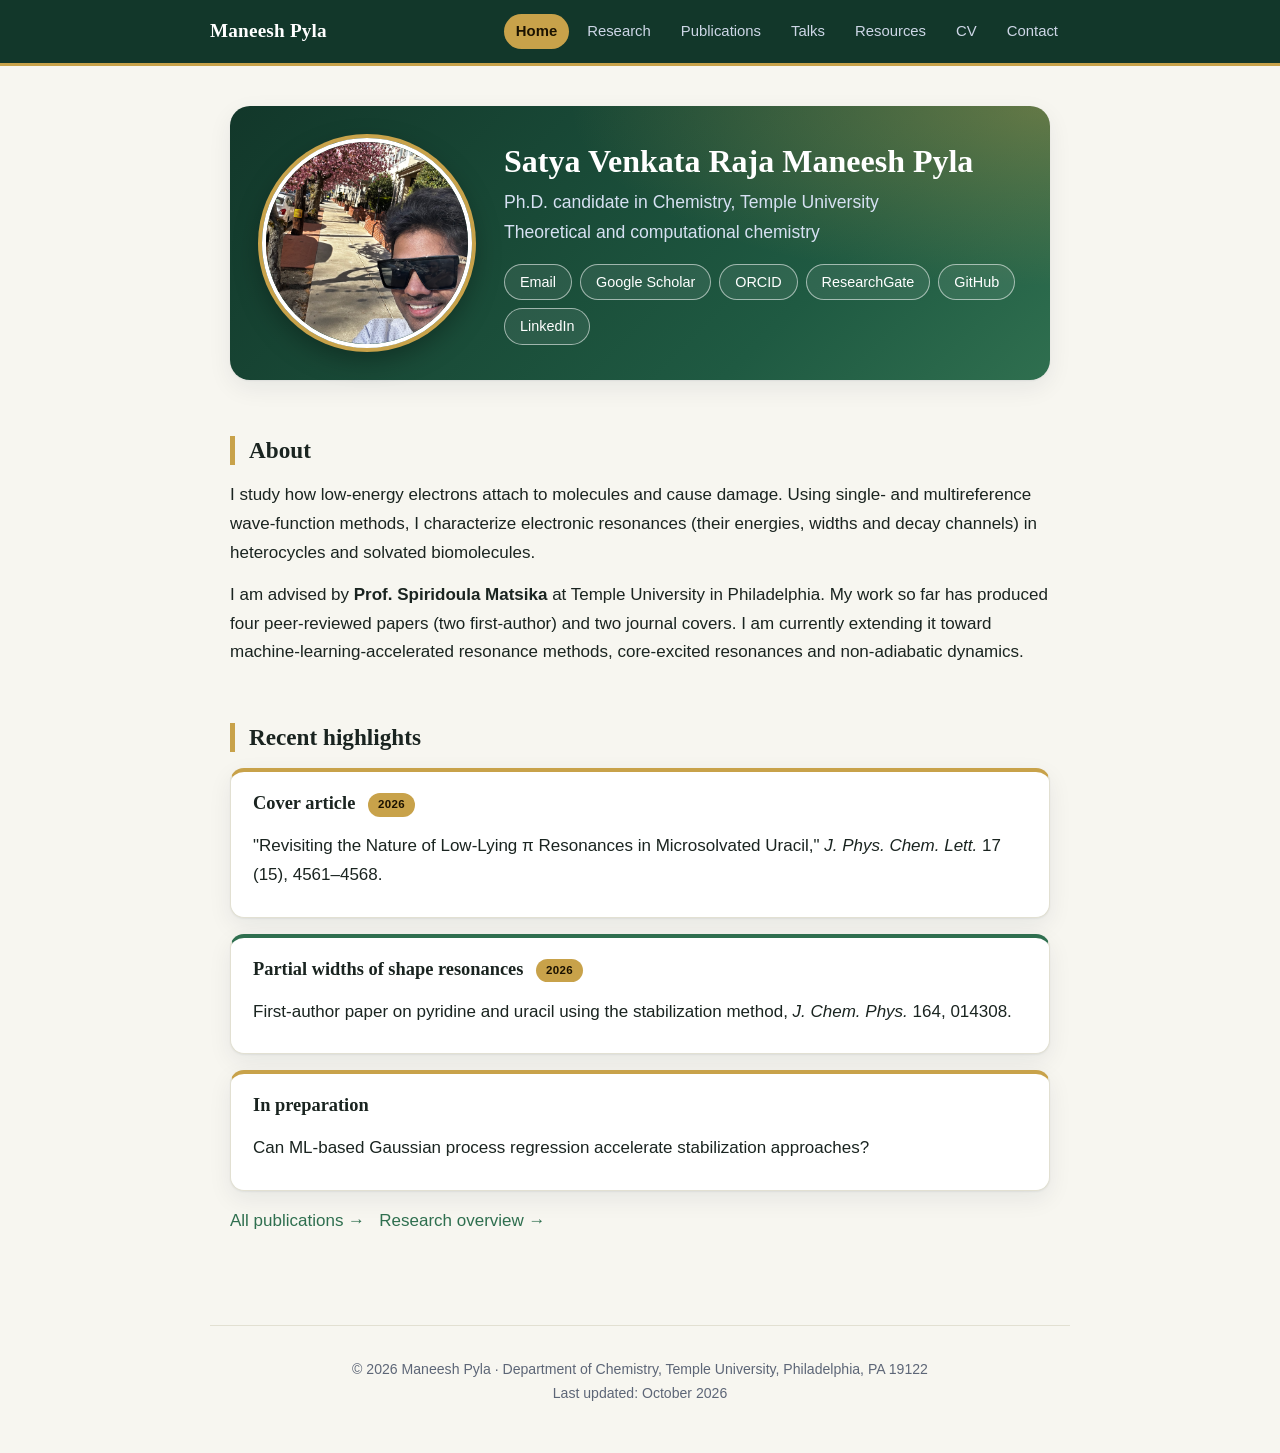
<file: index.html>
<!doctype html>
<html lang="en">
<head>
<meta charset="utf-8">
<meta name="viewport" content="width=device-width, initial-scale=1">
<title>Maneesh Pyla | Theoretical Chemistry</title>
<meta name="description" content="Ph.D. candidate in theoretical chemistry at Temple University studying low-energy electron attachment and electronic resonances in molecules.">
<link rel="stylesheet" href="style.css">
</head>
<body>
<header class="site"><div class="inner">
  <a class="brand" href="index.html">Maneesh Pyla</a>
  <nav>
    <a class="active" href="index.html">Home</a>
    <a href="research.html">Research</a>
    <a href="publications.html">Publications</a>
    <a href="talks.html">Talks</a>
    <a href="resources.html">Resources</a>
    <a href="cv.html">CV</a>
    <a href="contact.html">Contact</a>
  </nav>
</div></header>

<main>
  <div class="hero">
    <!-- To use a photo: replace the div below with <img class="photo" src="images/photo.jpg" alt="Maneesh Pyla"> -->
    <img class="photo" src="images/maneesh.jpg" alt="Maneesh Pyla">
    <div class="text">
      <h1>Satya Venkata Raja Maneesh Pyla</h1>
      <p class="lead">Ph.D. candidate in Chemistry, Temple University<br>Theoretical and computational chemistry</p>
      <ul class="links">
        <li><a href="mailto:maneesh.pyla@temple.edu">Email</a></li>
        <li><a href="https://scholar.google.com/citations?user=I_Qo5j8AAAAJ&hl=en">Google Scholar</a></li>
        <li><a href="https://orcid.org/0009-0005-4749-3273">ORCID</a></li>
        <li><a href="https://www.researchgate.net/profile/Maneesh-Pyla">ResearchGate</a></li>
        <li><a href="https://github.com/ManeeshPyla97">GitHub</a></li>
        <li><a href="https://www.linkedin.com/in/maneeshpyla/">LinkedIn</a></li>
      </ul>
    </div>
  </div>

  <h2>About</h2>
  <p>I study how low-energy electrons attach to molecules and cause damage. Using single- and multireference wave-function methods, I characterize electronic resonances (their energies, widths and decay channels) in heterocycles and solvated biomolecules.</p>
  <p>I am advised by <strong>Prof. Spiridoula Matsika</strong> at Temple University in Philadelphia. My work so far has produced four peer-reviewed papers (two first-author) and two journal covers. I am currently extending it toward machine-learning-accelerated resonance methods, core-excited resonances and non-adiabatic dynamics.</p>

  <h2>Recent highlights</h2>
  <div class="card">
    <h3>Cover article <span class="tag">2026</span></h3>
    <p>"Revisiting the Nature of Low-Lying &pi; Resonances in Microsolvated Uracil," <em>J. Phys. Chem. Lett.</em> 17 (15), 4561&ndash;4568.</p>
  </div>
  <div class="card">
    <h3>Partial widths of shape resonances <span class="tag">2026</span></h3>
    <p>First-author paper on pyridine and uracil using the stabilization method, <em>J. Chem. Phys.</em> 164, 014308.</p>
  </div>
  <div class="card">
    <h3>In preparation</h3>
    <p>Can ML-based Gaussian process regression accelerate stabilization approaches?</p>
  </div>
  <p><a href="publications.html">All publications &rarr;</a> &nbsp; <a href="research.html">Research overview &rarr;</a></p>
</main>

<footer class="site">
  <p>&copy; 2026 Maneesh Pyla &middot; Department of Chemistry, Temple University, Philadelphia, PA 19122<br>Last updated: October 2026</p>
</footer>
</body>
</html>
</file>
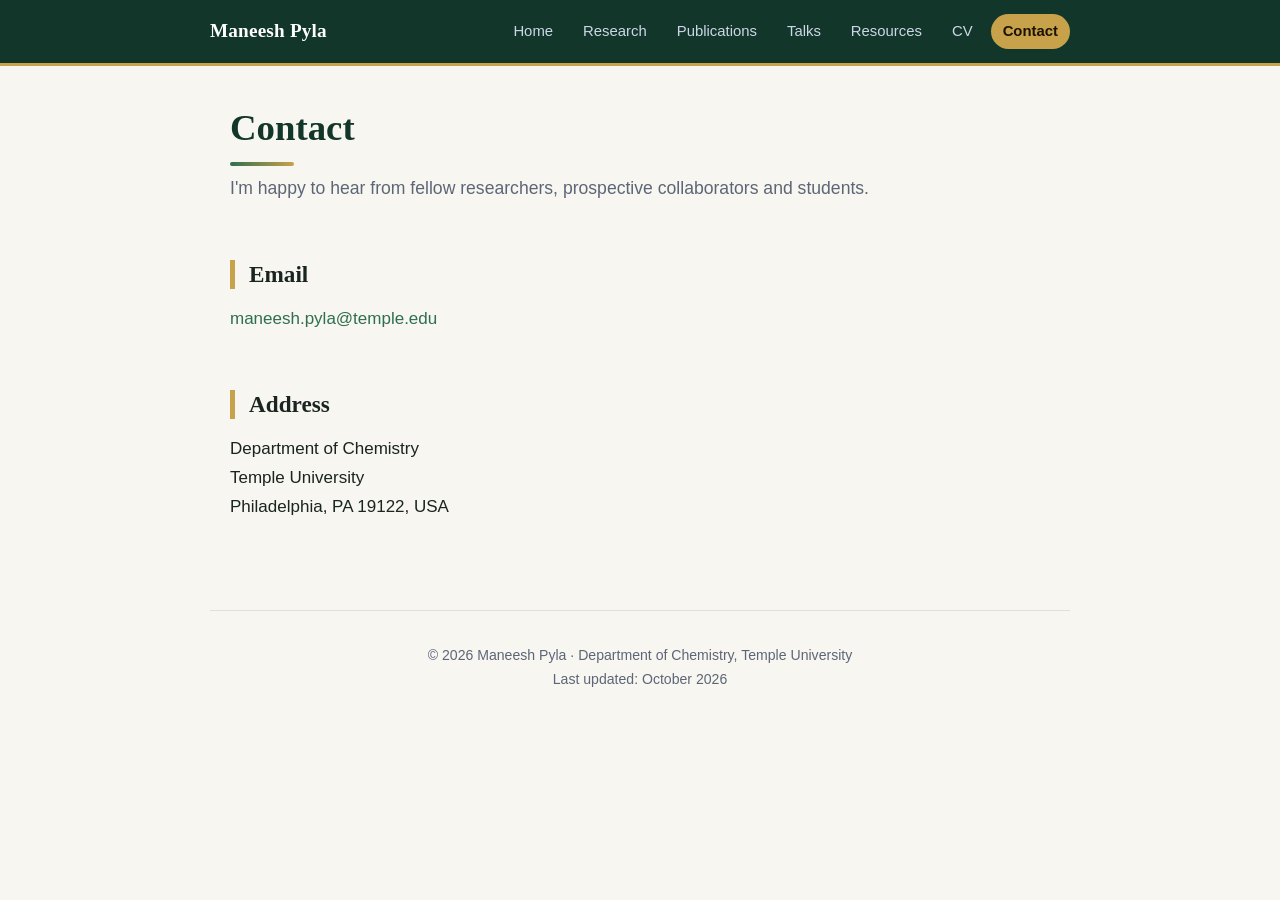
<file: contact.html>
<!doctype html>
<html lang="en">
<head>
<meta charset="utf-8">
<meta name="viewport" content="width=device-width, initial-scale=1">
<title>Contact | Maneesh Pyla</title>
<meta name="description" content="Contact details and profile links for Maneesh Pyla.">
<link rel="stylesheet" href="style.css">
</head>
<body>
<header class="site"><div class="inner">
  <a class="brand" href="index.html">Maneesh Pyla</a>
  <nav>
    <a href="index.html">Home</a>
    <a href="research.html">Research</a>
    <a href="publications.html">Publications</a>
    <a href="talks.html">Talks</a>
    <a href="resources.html">Resources</a>
    <a href="cv.html">CV</a>
    <a class="active" href="contact.html">Contact</a>
  </nav>
</div></header>

<main>
  <h1>Contact</h1>
  <p class="lead">I'm happy to hear from fellow researchers, prospective collaborators and students.</p>

  <h2>Email</h2>
  <p><a href="mailto:maneesh.pyla@temple.edu">maneesh.pyla@temple.edu</a></p>

  <h2>Address</h2>
  <p>Department of Chemistry<br>Temple University<br>Philadelphia, PA 19122, USA</p>
</main>

<footer class="site">
  <p>&copy; 2026 Maneesh Pyla &middot; Department of Chemistry, Temple University<br>Last updated: October 2026</p>
</footer>
</body>
</html>
</file>
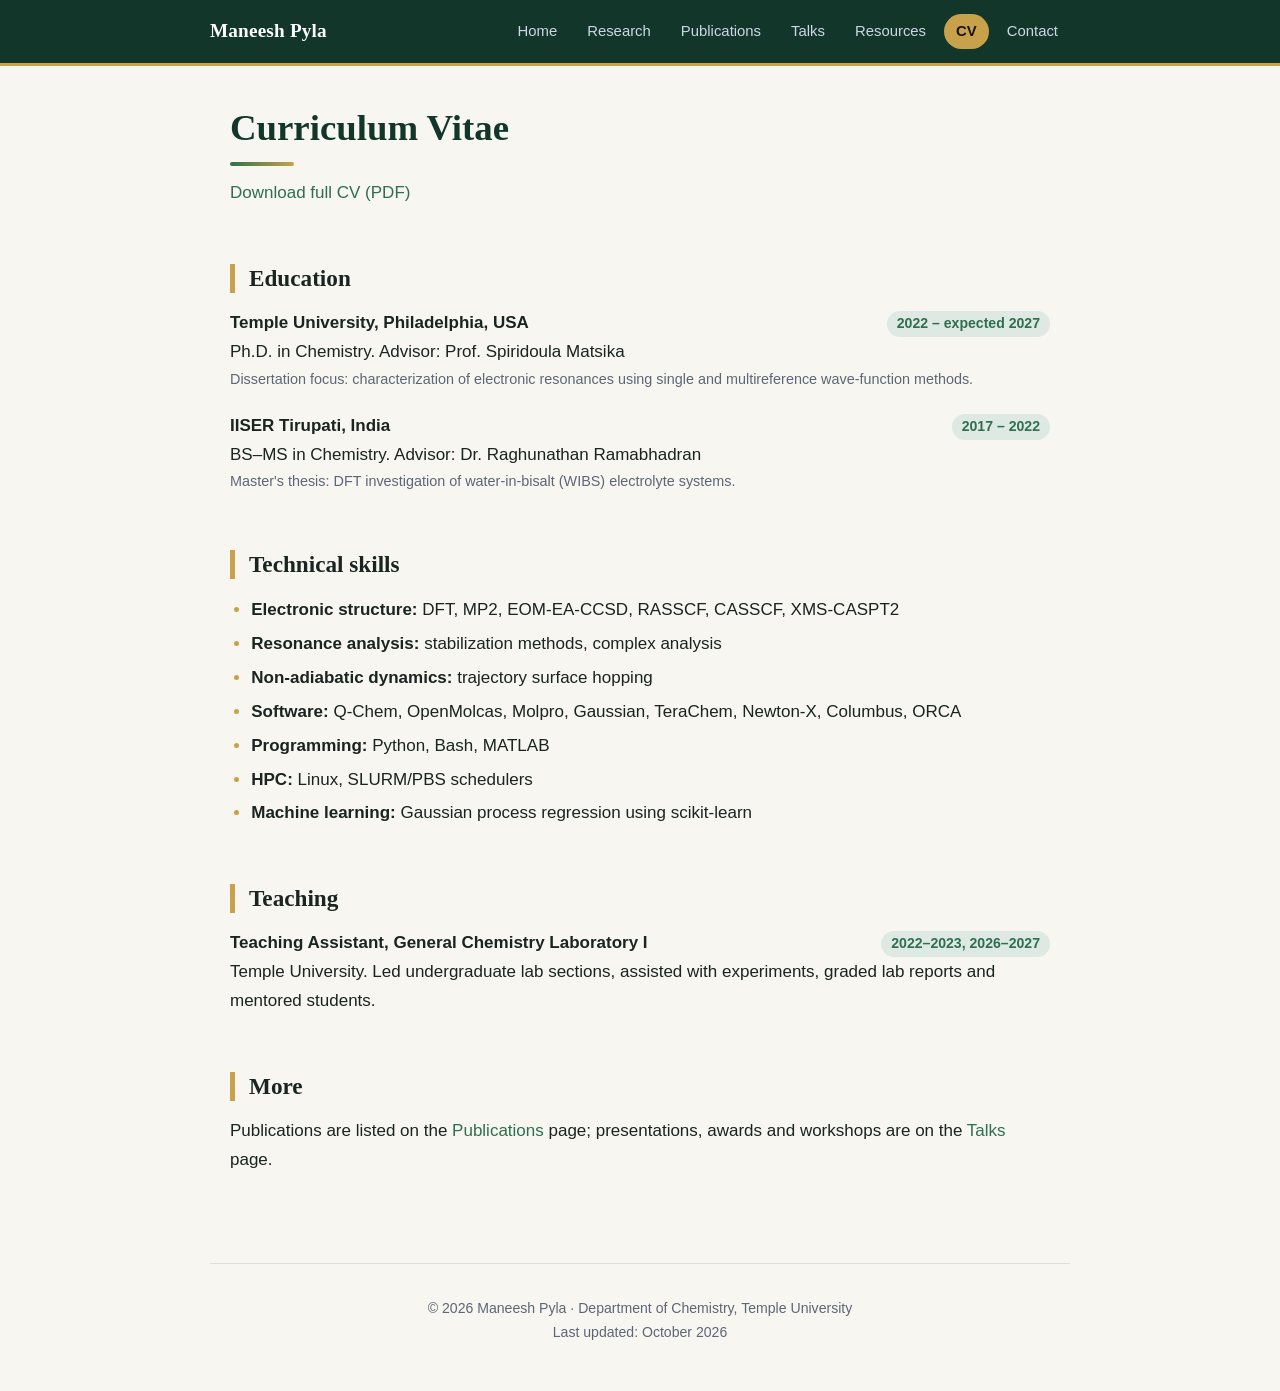
<file: cv.html>
<!doctype html>
<html lang="en">
<head>
<meta charset="utf-8">
<meta name="viewport" content="width=device-width, initial-scale=1">
<title>CV | Maneesh Pyla</title>
<meta name="description" content="Curriculum vitae of Maneesh Pyla: education, skills and experience.">
<link rel="stylesheet" href="style.css">
</head>
<body>
<header class="site"><div class="inner">
  <a class="brand" href="index.html">Maneesh Pyla</a>
  <nav>
    <a href="index.html">Home</a>
    <a href="research.html">Research</a>
    <a href="publications.html">Publications</a>
    <a href="talks.html">Talks</a>
    <a href="resources.html">Resources</a>
    <a class="active" href="cv.html">CV</a>
    <a href="contact.html">Contact</a>
  </nav>
</div></header>

<main>
  <h1>Curriculum Vitae</h1>
  <p><a href="Files/Maneesh_Pyla_CV.pdf">Download full CV (PDF)</a></p>

  <h2>Education</h2>
  <div class="row"><strong>Temple University, Philadelphia, USA</strong><span class="when">2022 &ndash; expected 2027</span></div>
  <div>Ph.D. in Chemistry. Advisor: Prof. Spiridoula Matsika</div>
  <div class="muted small">Dissertation focus: characterization of electronic resonances using single and multireference wave-function methods.</div>

  <div class="row" style="margin-top:1.2em"><strong>IISER Tirupati, India</strong><span class="when">2017 &ndash; 2022</span></div>
  <div>BS&ndash;MS in Chemistry. Advisor: Dr. Raghunathan Ramabhadran</div>
  <div class="muted small">Master's thesis: DFT investigation of water-in-bisalt (WIBS) electrolyte systems.</div>

  <h2>Technical skills</h2>
  <ul>
    <li><strong>Electronic structure:</strong> DFT, MP2, EOM-EA-CCSD, RASSCF, CASSCF, XMS-CASPT2</li>
    <li><strong>Resonance analysis:</strong> stabilization methods, complex analysis</li>
    <li><strong>Non-adiabatic dynamics:</strong> trajectory surface hopping</li>
    <li><strong>Software:</strong> Q-Chem, OpenMolcas, Molpro, Gaussian, TeraChem, Newton-X, Columbus, ORCA</li>
    <li><strong>Programming:</strong> Python, Bash, MATLAB</li>
    <li><strong>HPC:</strong> Linux, SLURM/PBS schedulers</li>
    <li><strong>Machine learning:</strong> Gaussian process regression using scikit-learn</li>
  </ul>

  <h2>Teaching</h2>
  <div class="row"><strong>Teaching Assistant, General Chemistry Laboratory I</strong><span class="when">2022&ndash;2023, 2026&ndash;2027</span></div>
  <div>Temple University. Led undergraduate lab sections, assisted with experiments, graded lab reports and mentored students.</div>

  <h2>More</h2>
  <p>Publications are listed on the <a href="publications.html">Publications</a> page; presentations, awards and workshops are on the <a href="talks.html">Talks</a> page.</p>
</main>

<footer class="site">
  <p>&copy; 2026 Maneesh Pyla &middot; Department of Chemistry, Temple University<br>Last updated: October 2026</p>
</footer>
</body>
</html>
</file>
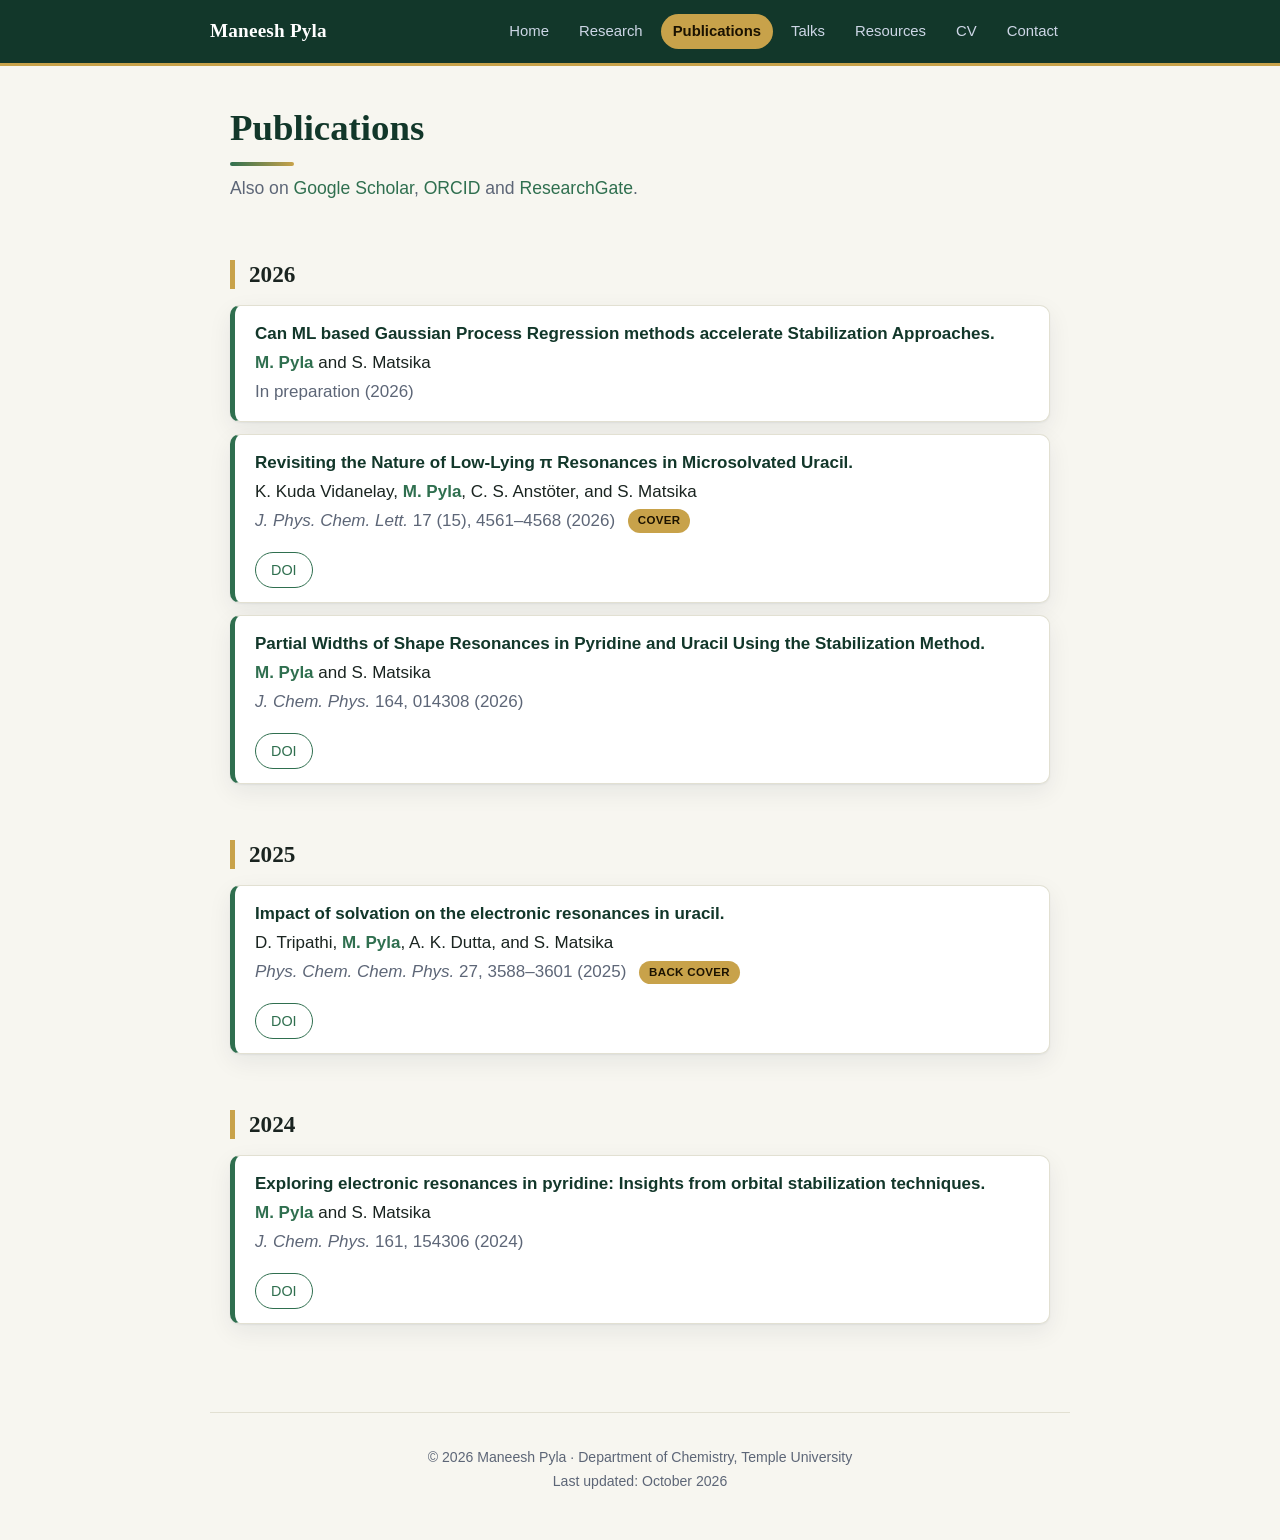
<file: publications.html>
<!doctype html>
<html lang="en">
<head>
<meta charset="utf-8">
<meta name="viewport" content="width=device-width, initial-scale=1">
<title>Publications | Maneesh Pyla</title>
<meta name="description" content="Peer-reviewed publications on electronic resonances in pyridine, uracil and solvated biomolecules.">
<link rel="stylesheet" href="style.css">
</head>
<body>
<header class="site"><div class="inner">
  <a class="brand" href="index.html">Maneesh Pyla</a>
  <nav>
    <a href="index.html">Home</a>
    <a href="research.html">Research</a>
    <a class="active" href="publications.html">Publications</a>
    <a href="talks.html">Talks</a>
    <a href="resources.html">Resources</a>
    <a href="cv.html">CV</a>
    <a href="contact.html">Contact</a>
  </nav>
</div></header>

<main>
  <h1>Publications</h1>
  <p class="lead">Also on <a href="https://scholar.google.com/citations?user=I_Qo5j8AAAAJ&amp;hl=en">Google Scholar</a>, <a href="https://orcid.org/0009-0005-4749-3273">ORCID</a> and <a href="https://www.researchgate.net/profile/Maneesh-Pyla">ResearchGate</a>.</p>

  <h2>2026</h2>
  <div class="pub">
    <div class="title">Can ML based Gaussian Process Regression methods accelerate Stabilization Approaches.</div>
    <div><span class="me">M. Pyla</span> and S. Matsika</div>
    <div class="venue">In preparation (2026)</div>
  </div>
  <div class="pub">
    <div class="title">Revisiting the Nature of Low-Lying &pi; Resonances in Microsolvated Uracil.</div>
    <div>K. Kuda Vidanelay, <span class="me">M. Pyla</span>, C. S. Anst&ouml;ter, and S. Matsika</div>
    <div class="venue"><em>J. Phys. Chem. Lett.</em> 17 (15), 4561&ndash;4568 (2026) <span class="tag">cover</span></div>
    <ul class="links"><li><a href="https://doi.org/10.1021/acs.jpclett.6c00590">DOI</a></li></ul>
  </div>
  <div class="pub">
    <div class="title">Partial Widths of Shape Resonances in Pyridine and Uracil Using the Stabilization Method.</div>
    <div><span class="me">M. Pyla</span> and S. Matsika</div>
    <div class="venue"><em>J. Chem. Phys.</em> 164, 014308 (2026)</div>
    <ul class="links"><li><a href="https://doi.org/10.1063/5.0300546">DOI</a></li></ul>
  </div>

  <h2>2025</h2>
  <div class="pub">
    <div class="title">Impact of solvation on the electronic resonances in uracil.</div>
    <div>D. Tripathi, <span class="me">M. Pyla</span>, A. K. Dutta, and S. Matsika</div>
    <div class="venue"><em>Phys. Chem. Chem. Phys.</em> 27, 3588&ndash;3601 (2025) <span class="tag">back cover</span></div>
    <ul class="links"><li><a href="https://doi.org/10.1039/D4CP04333B">DOI</a></li></ul>
  </div>

  <h2>2024</h2>
  <div class="pub">
    <div class="title">Exploring electronic resonances in pyridine: Insights from orbital stabilization techniques.</div>
    <div><span class="me">M. Pyla</span> and S. Matsika</div>
    <div class="venue"><em>J. Chem. Phys.</em> 161, 154306 (2024)</div>
    <ul class="links"><li><a href="https://doi.org/10.1063/5.0232581">DOI</a></li></ul>
  </div>
</main>

<footer class="site">
  <p>&copy; 2026 Maneesh Pyla &middot; Department of Chemistry, Temple University<br>Last updated: October 2026</p>
</footer>
</body>
</html>
</file>
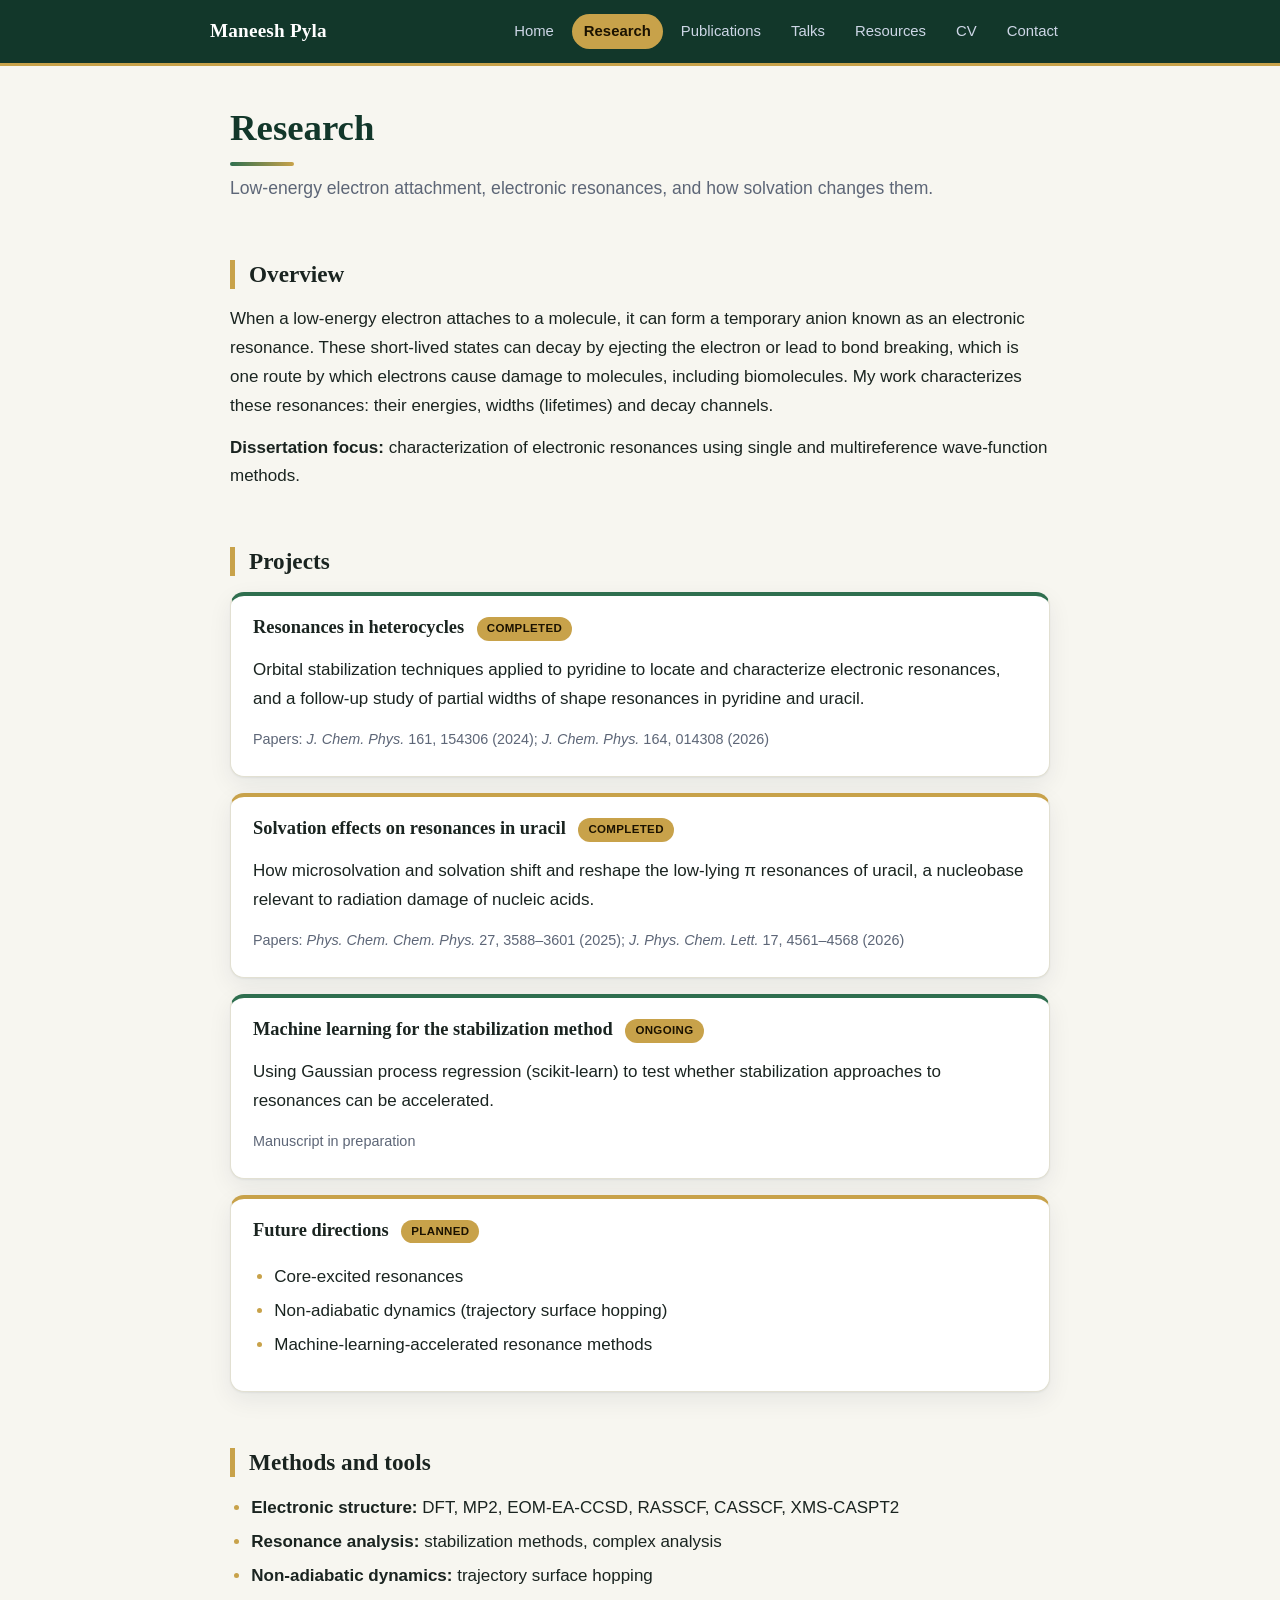
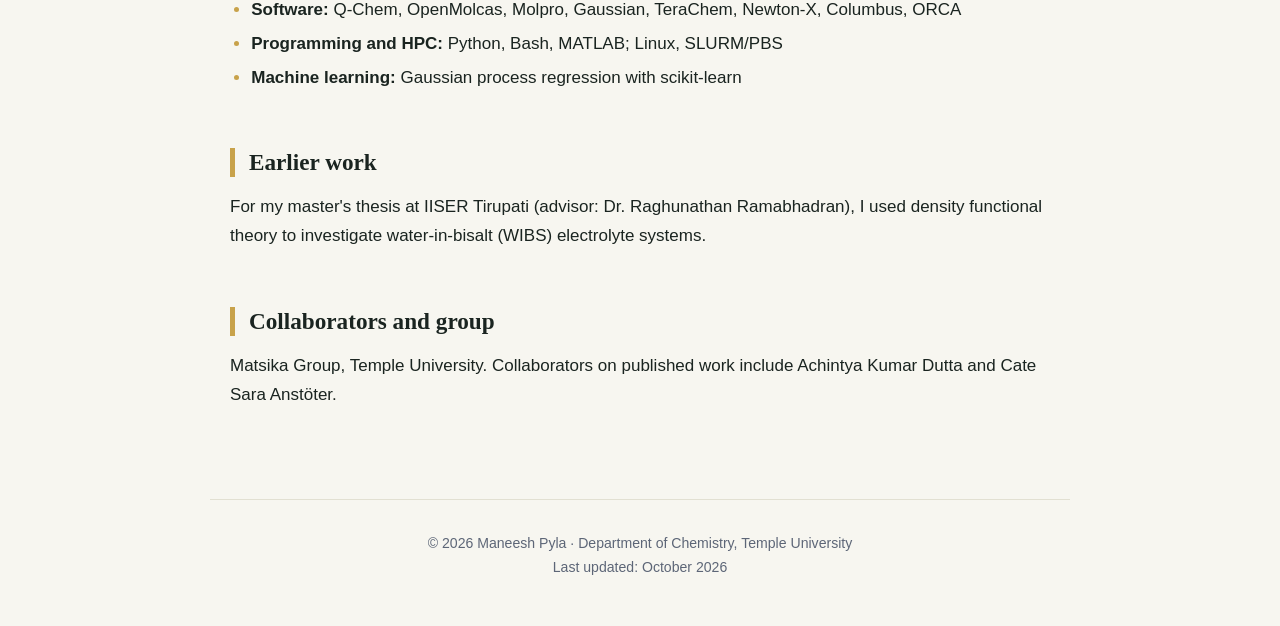
<file: research.html>
<!doctype html>
<html lang="en">
<head>
<meta charset="utf-8">
<meta name="viewport" content="width=device-width, initial-scale=1">
<title>Research | Maneesh Pyla</title>
<meta name="description" content="Research on electronic resonances, low-energy electron attachment and solvation effects in biomolecules.">
<link rel="stylesheet" href="style.css">
</head>
<body>
<header class="site"><div class="inner">
  <a class="brand" href="index.html">Maneesh Pyla</a>
  <nav>
    <a href="index.html">Home</a>
    <a class="active" href="research.html">Research</a>
    <a href="publications.html">Publications</a>
    <a href="talks.html">Talks</a>
    <a href="resources.html">Resources</a>
    <a href="cv.html">CV</a>
    <a href="contact.html">Contact</a>
  </nav>
</div></header>

<main>
  <h1>Research</h1>
  <p class="lead">Low-energy electron attachment, electronic resonances, and how solvation changes them.</p>

  <h2>Overview</h2>
  <p>When a low-energy electron attaches to a molecule, it can form a temporary anion known as an electronic resonance. These short-lived states can decay by ejecting the electron or lead to bond breaking, which is one route by which electrons cause damage to molecules, including biomolecules. My work characterizes these resonances: their energies, widths (lifetimes) and decay channels.</p>
  <p><strong>Dissertation focus:</strong> characterization of electronic resonances using single and multireference wave-function methods.</p>

  <h2>Projects</h2>

  <div class="card">
    <h3>Resonances in heterocycles <span class="tag">completed</span></h3>
    <p>Orbital stabilization techniques applied to pyridine to locate and characterize electronic resonances, and a follow-up study of partial widths of shape resonances in pyridine and uracil.</p>
    <p class="small muted">Papers: <em>J. Chem. Phys.</em> 161, 154306 (2024); <em>J. Chem. Phys.</em> 164, 014308 (2026)</p>
  </div>

  <div class="card">
    <h3>Solvation effects on resonances in uracil <span class="tag">completed</span></h3>
    <p>How microsolvation and solvation shift and reshape the low-lying &pi; resonances of uracil, a nucleobase relevant to radiation damage of nucleic acids.</p>
    <p class="small muted">Papers: <em>Phys. Chem. Chem. Phys.</em> 27, 3588&ndash;3601 (2025); <em>J. Phys. Chem. Lett.</em> 17, 4561&ndash;4568 (2026)</p>
  </div>

  <div class="card">
    <h3>Machine learning for the stabilization method <span class="tag">ongoing</span></h3>
    <p>Using Gaussian process regression (scikit-learn) to test whether stabilization approaches to resonances can be accelerated.</p>
    <p class="small muted">Manuscript in preparation</p>
  </div>

  <div class="card">
    <h3>Future directions <span class="tag">planned</span></h3>
    <ul>
      <li>Core-excited resonances</li>
      <li>Non-adiabatic dynamics (trajectory surface hopping)</li>
      <li>Machine-learning-accelerated resonance methods</li>
    </ul>
  </div>

  <h2>Methods and tools</h2>
  <ul>
    <li><strong>Electronic structure:</strong> DFT, MP2, EOM-EA-CCSD, RASSCF, CASSCF, XMS-CASPT2</li>
    <li><strong>Resonance analysis:</strong> stabilization methods, complex analysis</li>
    <li><strong>Non-adiabatic dynamics:</strong> trajectory surface hopping</li>
    <li><strong>Software:</strong> Q-Chem, OpenMolcas, Molpro, Gaussian, TeraChem, Newton-X, Columbus, ORCA</li>
    <li><strong>Programming and HPC:</strong> Python, Bash, MATLAB; Linux, SLURM/PBS</li>
    <li><strong>Machine learning:</strong> Gaussian process regression with scikit-learn</li>
  </ul>

  <h2>Earlier work</h2>
  <p>For my master's thesis at IISER Tirupati (advisor: Dr. Raghunathan Ramabhadran), I used density functional theory to investigate water-in-bisalt (WIBS) electrolyte systems.</p>

  <h2>Collaborators and group</h2>
  <p>Matsika Group, Temple University. Collaborators on published work include Achintya Kumar Dutta and Cate Sara Anst&ouml;ter.</p>
</main>

<footer class="site">
  <p>&copy; 2026 Maneesh Pyla &middot; Department of Chemistry, Temple University<br>Last updated: October 2026</p>
</footer>
</body>
</html>
</file>
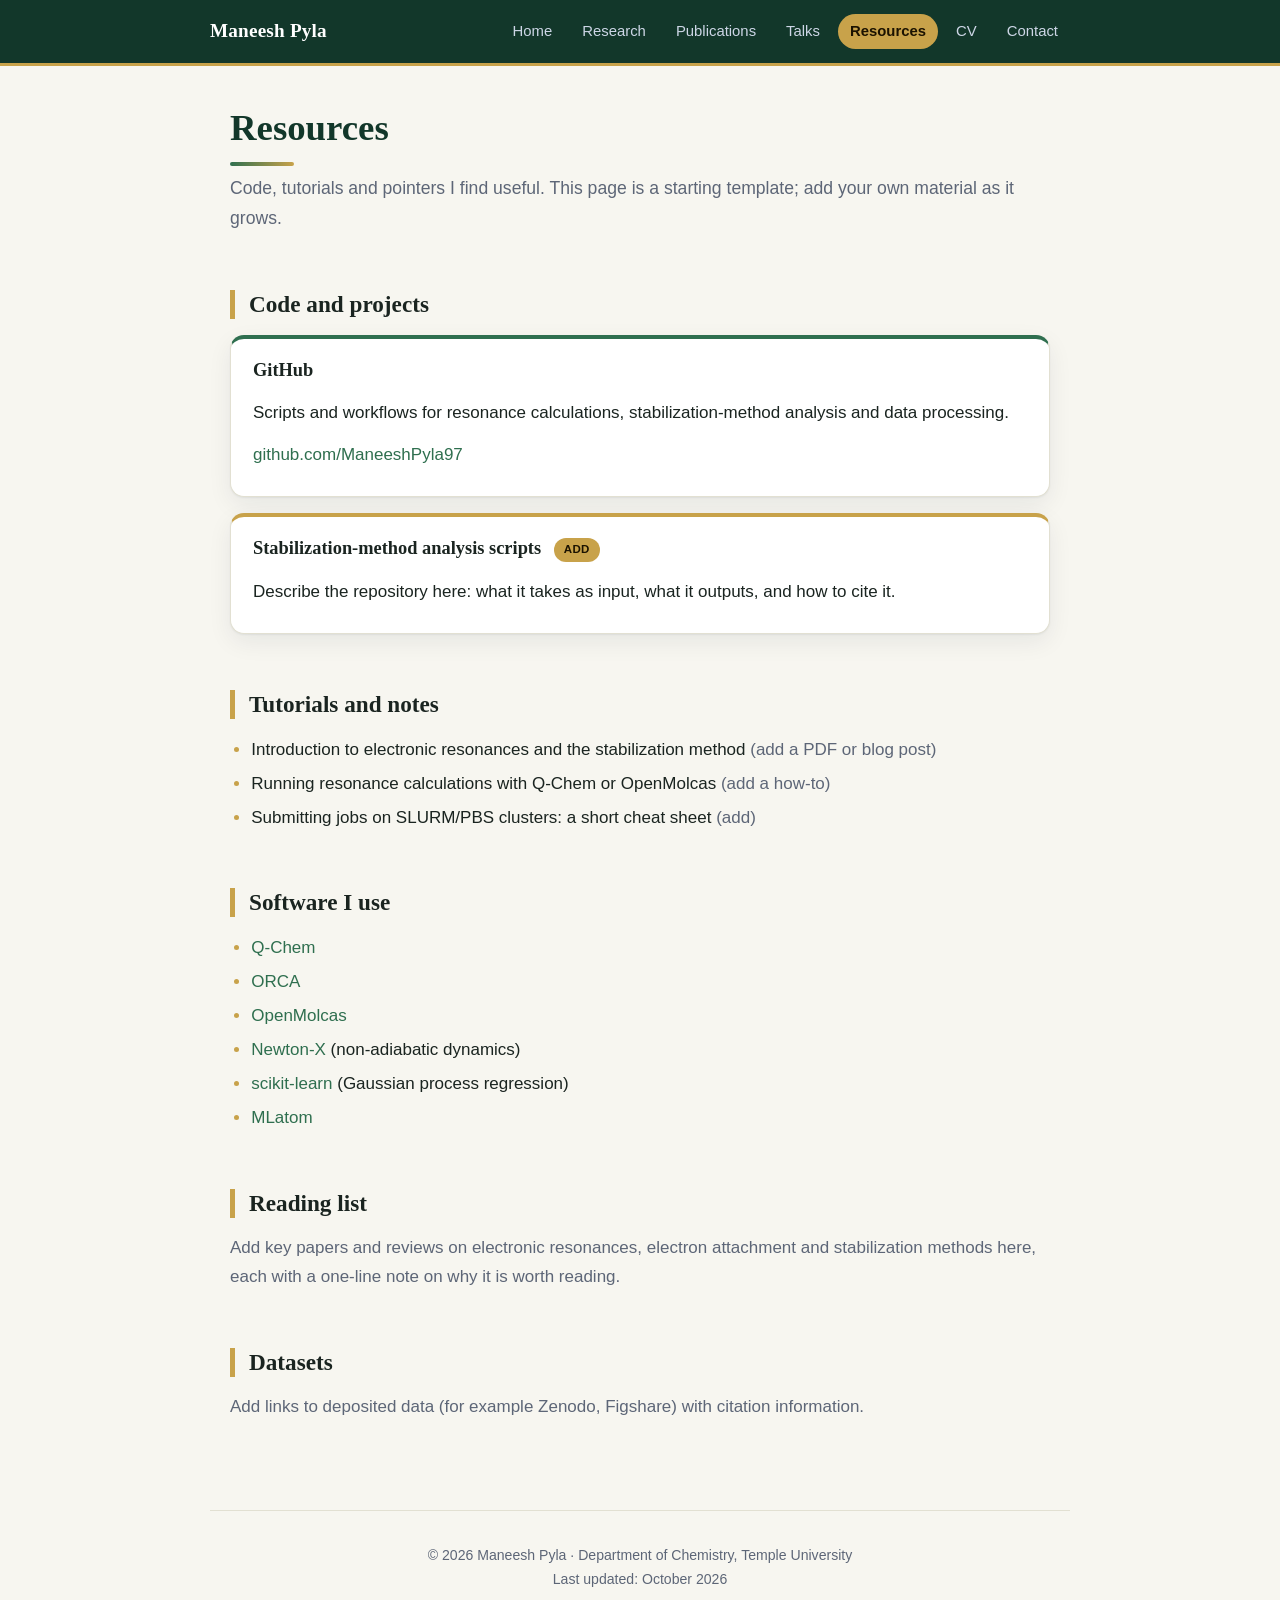
<file: resources.html>
<!doctype html>
<html lang="en">
<head>
<meta charset="utf-8">
<meta name="viewport" content="width=device-width, initial-scale=1">
<title>Resources | Maneesh Pyla</title>
<meta name="description" content="Code, tutorials, reading lists and software links for electronic resonance calculations.">
<link rel="stylesheet" href="style.css">
</head>
<body>
<header class="site"><div class="inner">
  <a class="brand" href="index.html">Maneesh Pyla</a>
  <nav>
    <a href="index.html">Home</a>
    <a href="research.html">Research</a>
    <a href="publications.html">Publications</a>
    <a href="talks.html">Talks</a>
    <a class="active" href="resources.html">Resources</a>
    <a href="cv.html">CV</a>
    <a href="contact.html">Contact</a>
  </nav>
</div></header>

<main>
  <h1>Resources</h1>
  <p class="lead">Code, tutorials and pointers I find useful. This page is a starting template; add your own material as it grows.</p>

  <h2>Code and projects</h2>
  <div class="card">
    <h3>GitHub</h3>
    <p>Scripts and workflows for resonance calculations, stabilization-method analysis and data processing.</p>
    <p><a href="https://github.com/ManeeshPyla97">github.com/ManeeshPyla97</a></p>
  </div>
  <div class="card">
    <h3>Stabilization-method analysis scripts <span class="tag">add</span></h3>
    <p>Describe the repository here: what it takes as input, what it outputs, and how to cite it.</p>
  </div>

  <h2>Tutorials and notes</h2>
  <ul>
    <li>Introduction to electronic resonances and the stabilization method <span class="muted">(add a PDF or blog post)</span></li>
    <li>Running resonance calculations with Q-Chem or OpenMolcas <span class="muted">(add a how-to)</span></li>
    <li>Submitting jobs on SLURM/PBS clusters: a short cheat sheet <span class="muted">(add)</span></li>
  </ul>

  <h2>Software I use</h2>
  <ul>
    <li><a href="https://www.q-chem.com/">Q-Chem</a></li>
    <li><a href="https://orcaforum.kofo.mpg.de/">ORCA</a></li>
    <li><a href="https://gitlab.com/Molcas/OpenMolcas">OpenMolcas</a></li>
    <li><a href="https://newtonx.org/">Newton-X</a> (non-adiabatic dynamics)</li>
    <li><a href="https://scikit-learn.org/">scikit-learn</a> (Gaussian process regression)</li>
    <li><a href="https://mlatom.com/">MLatom</a></li>
  </ul>

  <h2>Reading list</h2>
  <p class="muted">Add key papers and reviews on electronic resonances, electron attachment and stabilization methods here, each with a one-line note on why it is worth reading.</p>

  <h2>Datasets</h2>
  <p class="muted">Add links to deposited data (for example Zenodo, Figshare) with citation information.</p>
</main>

<footer class="site">
  <p>&copy; 2026 Maneesh Pyla &middot; Department of Chemistry, Temple University<br>Last updated: October 2026</p>
</footer>
</body>
</html>
</file>
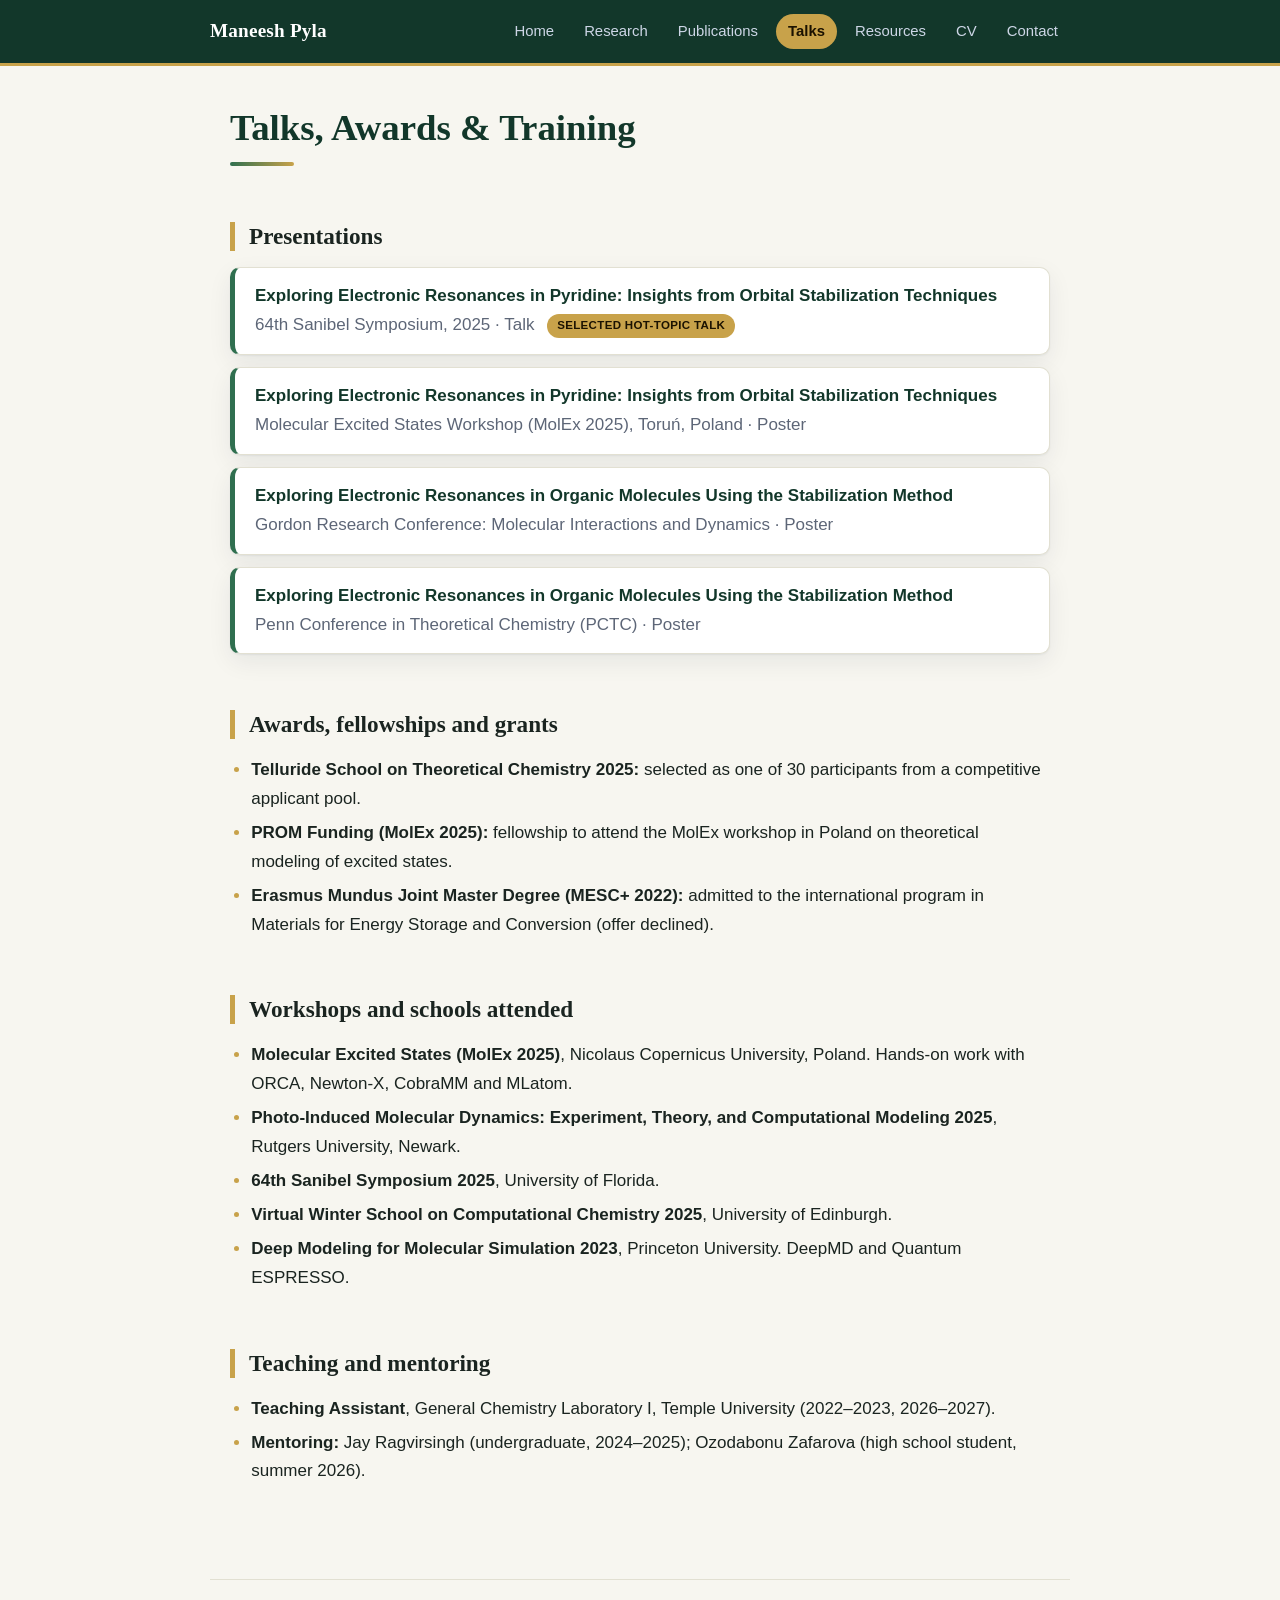
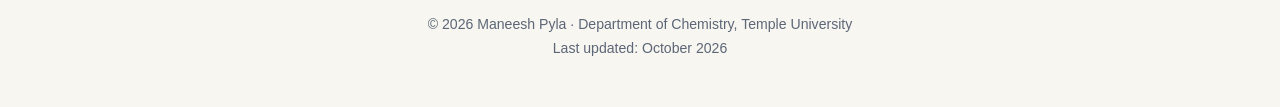
<file: talks.html>
<!doctype html>
<html lang="en">
<head>
<meta charset="utf-8">
<meta name="viewport" content="width=device-width, initial-scale=1">
<title>Talks and Awards | Maneesh Pyla</title>
<meta name="description" content="Conference talks, posters, workshops, awards and fellowships.">
<link rel="stylesheet" href="style.css">
</head>
<body>
<header class="site"><div class="inner">
  <a class="brand" href="index.html">Maneesh Pyla</a>
  <nav>
    <a href="index.html">Home</a>
    <a href="research.html">Research</a>
    <a href="publications.html">Publications</a>
    <a class="active" href="talks.html">Talks</a>
    <a href="resources.html">Resources</a>
    <a href="cv.html">CV</a>
    <a href="contact.html">Contact</a>
  </nav>
</div></header>

<main>
  <h1>Talks, Awards &amp; Training</h1>

  <h2>Presentations</h2>
  <div class="pub">
    <div class="title">Exploring Electronic Resonances in Pyridine: Insights from Orbital Stabilization Techniques</div>
    <div class="venue">64th Sanibel Symposium, 2025 &middot; Talk <span class="tag">selected hot-topic talk</span></div>
  </div>
  <div class="pub">
    <div class="title">Exploring Electronic Resonances in Pyridine: Insights from Orbital Stabilization Techniques</div>
    <div class="venue">Molecular Excited States Workshop (MolEx 2025), Toru&#324;, Poland &middot; Poster</div>
  </div>
  <div class="pub">
    <div class="title">Exploring Electronic Resonances in Organic Molecules Using the Stabilization Method</div>
    <div class="venue">Gordon Research Conference: Molecular Interactions and Dynamics &middot; Poster</div>
  </div>
  <div class="pub">
    <div class="title">Exploring Electronic Resonances in Organic Molecules Using the Stabilization Method</div>
    <div class="venue">Penn Conference in Theoretical Chemistry (PCTC) &middot; Poster</div>
  </div>

  <h2>Awards, fellowships and grants</h2>
  <ul>
    <li><strong>Telluride School on Theoretical Chemistry 2025:</strong> selected as one of 30 participants from a competitive applicant pool.</li>
    <li><strong>PROM Funding (MolEx 2025):</strong> fellowship to attend the MolEx workshop in Poland on theoretical modeling of excited states.</li>
    <li><strong>Erasmus Mundus Joint Master Degree (MESC+ 2022):</strong> admitted to the international program in Materials for Energy Storage and Conversion (offer declined).</li>
  </ul>

  <h2>Workshops and schools attended</h2>
  <ul>
    <li><strong>Molecular Excited States (MolEx 2025)</strong>, Nicolaus Copernicus University, Poland. Hands-on work with ORCA, Newton-X, CobraMM and MLatom.</li>
    <li><strong>Photo-Induced Molecular Dynamics: Experiment, Theory, and Computational Modeling 2025</strong>, Rutgers University, Newark.</li>
    <li><strong>64th Sanibel Symposium 2025</strong>, University of Florida.</li>
    <li><strong>Virtual Winter School on Computational Chemistry 2025</strong>, University of Edinburgh.</li>
    <li><strong>Deep Modeling for Molecular Simulation 2023</strong>, Princeton University. DeepMD and Quantum ESPRESSO.</li>
  </ul>

  <h2>Teaching and mentoring</h2>
  <ul>
    <li><strong>Teaching Assistant</strong>, General Chemistry Laboratory I, Temple University (2022&ndash;2023, 2026&ndash;2027).</li>
    <li><strong>Mentoring:</strong> Jay Ragvirsingh (undergraduate, 2024&ndash;2025); Ozodabonu Zafarova (high school student, summer 2026).</li>
  </ul>
</main>

<footer class="site">
  <p>&copy; 2026 Maneesh Pyla &middot; Department of Chemistry, Temple University<br>Last updated: October 2026</p>
</footer>
</body>
</html>
</file>
<file: style.css>
/* Maneesh Pyla - research site theme: navy + teal + amber, warm paper background */
:root {
  --bg: #faf8f4;
  --fg: #1c2333;
  --muted: #5d6677;
  --navy: #0f1f3d;
  --navy2: #17335f;
  --accent: #0f766e;      /* teal: links, headings */
  --accent2: #d97706;     /* amber: highlights */
  --card: #ffffff;
  --line: #e7e2d9;
  --shadow: 0 1px 2px rgba(15, 31, 61, .06), 0 8px 24px rgba(15, 31, 61, .07);
  --shadow-hover: 0 2px 4px rgba(15, 31, 61, .08), 0 14px 32px rgba(15, 31, 61, .14);
  --max: 860px;
  --serif: "Iowan Old Style", "Palatino Linotype", Palatino, Georgia, "Times New Roman", serif;
  --sans: -apple-system, BlinkMacSystemFont, "Segoe UI", Roboto, Helvetica, Arial, sans-serif;
}
@media (prefers-color-scheme: dark) {
  :root {
    --bg: #0c1220;
    --fg: #e8ecf3;
    --muted: #9aa6bb;
    --navy: #0a1730;
    --navy2: #12294f;
    --accent: #4fd1c5;
    --accent2: #fbbf24;
    --card: #141d33;
    --line: #25314d;
    --shadow: 0 1px 2px rgba(0, 0, 0, .3), 0 8px 24px rgba(0, 0, 0, .25);
    --shadow-hover: 0 2px 4px rgba(0, 0, 0, .4), 0 14px 32px rgba(0, 0, 0, .4);
  }
}

* { box-sizing: border-box; }
html { scroll-behavior: smooth; }
body {
  margin: 0;
  background: var(--bg);
  color: var(--fg);
  font: 17px/1.7 var(--sans);
  -webkit-font-smoothing: antialiased;
}
a { color: var(--accent); text-decoration: none; }
a:hover { text-decoration: underline; text-underline-offset: 3px; }

/* ---------- header ---------- */
header.site {
  background: var(--navy);
  border-bottom: 3px solid var(--accent2);
  padding: 14px 20px;
  position: sticky;
  top: 0;
  z-index: 10;
}
header.site .inner {
  max-width: var(--max);
  margin: 0 auto;
  display: flex;
  flex-wrap: wrap;
  gap: 8px 24px;
  align-items: center;
  justify-content: space-between;
}
.brand {
  font-family: var(--serif);
  font-weight: 700;
  font-size: 1.2rem;
  letter-spacing: .01em;
  color: #fff;
}
.brand:hover { text-decoration: none; color: var(--accent2); }
nav { display: flex; flex-wrap: wrap; gap: 4px 6px; font-size: .93rem; }
nav a {
  color: #cdd6e6;
  padding: 5px 12px;
  border-radius: 999px;
  transition: background .15s, color .15s;
}
nav a:hover { background: rgba(255, 255, 255, .12); color: #fff; text-decoration: none; }
nav a.active { background: var(--accent2); color: #1b1200; font-weight: 600; }

/* ---------- layout & type ---------- */
main { max-width: var(--max); margin: 0 auto; padding: 40px 20px 20px; }
h1 {
  font-family: var(--serif);
  font-size: 2.3rem;
  line-height: 1.2;
  margin: 0 0 8px;
  color: var(--navy);
}
@media (prefers-color-scheme: dark) { h1 { color: #fff; } }
main > h1::after {
  content: "";
  display: block;
  width: 64px;
  height: 4px;
  margin-top: 12px;
  border-radius: 2px;
  background: linear-gradient(90deg, var(--accent), var(--accent2));
}
h2 {
  font-family: var(--serif);
  font-size: 1.45rem;
  margin: 2.4em 0 .7em;
  padding-left: 14px;
  border-left: 5px solid var(--accent2);
  color: var(--fg);
  line-height: 1.25;
}
h3 { font-size: 1.07rem; margin: 1.4em 0 .25em; }
p { margin: .75em 0; }
strong { color: var(--fg); }
.lead { color: var(--muted); font-size: 1.1rem; margin-top: 0; }
.muted { color: var(--muted); }
.small { font-size: .9rem; }
ul { padding-left: 1.25em; }
li { margin: .3em 0; }
li::marker { color: var(--accent2); }

/* ---------- hero (home page) ---------- */
.hero {
  display: flex;
  gap: 32px;
  align-items: center;
  flex-wrap: wrap;
  margin-bottom: 8px;
  padding: 32px;
  border-radius: 20px;
  color: #fff;
  background:
    radial-gradient(900px 300px at 100% 0%, rgba(217, 119, 6, .35), transparent 60%),
    linear-gradient(135deg, var(--navy) 0%, var(--navy2) 55%, #0f766e 130%);
  box-shadow: var(--shadow);
}
.hero h1 { color: #fff; font-size: 2rem; }
.hero .lead { color: #d6e0f2; }
.hero img.photo, .hero .photo-placeholder {
  width: 170px; height: 170px; border-radius: 50%; object-fit: cover; flex: none;
  border: 4px solid #fff;
  box-shadow: 0 0 0 4px var(--accent2), 0 10px 28px rgba(0, 0, 0, .35);
}
.photo-placeholder {
  display: flex; align-items: center; justify-content: center;
  background: rgba(255, 255, 255, .12); color: #dbe5f6;
  font-size: .8rem; text-align: center; padding: 10px;
}
.hero .text { flex: 1; min-width: 250px; }

/* ---------- profile link pills ---------- */
.links { display: flex; flex-wrap: wrap; gap: 8px; margin: 16px 0 0; padding: 0; list-style: none; }
.links li { margin: 0; }
.links a {
  display: inline-block;
  padding: 5px 15px;
  border-radius: 999px;
  font-size: .9rem;
  font-weight: 500;
  color: var(--accent);
  border: 1.5px solid var(--accent);
  background: transparent;
  transition: all .15s;
}
.links a:hover { background: var(--accent); color: #fff; text-decoration: none; transform: translateY(-1px); }
.hero .links a { color: #fff; border-color: rgba(255, 255, 255, .55); background: rgba(255, 255, 255, .08); }
.hero .links a:hover { background: var(--accent2); border-color: var(--accent2); color: #1b1200; }

/* ---------- cards ---------- */
.card {
  background: var(--card);
  border: 1px solid var(--line);
  border-top: 4px solid var(--accent);
  border-radius: 14px;
  padding: 16px 22px 14px;
  margin: 16px 0;
  box-shadow: var(--shadow);
  transition: transform .18s, box-shadow .18s;
}
.card:hover { transform: translateY(-3px); box-shadow: var(--shadow-hover); }
.card:nth-of-type(even) { border-top-color: var(--accent2); }
.card h3 { margin-top: 0; font-family: var(--serif); font-size: 1.15rem; }
.tag {
  display: inline-block;
  font-family: var(--sans);
  font-size: .72rem;
  font-weight: 600;
  letter-spacing: .03em;
  text-transform: uppercase;
  padding: 2px 10px;
  border-radius: 999px;
  background: var(--accent2);
  color: #1b1200;
  margin-left: 8px;
  vertical-align: middle;
}

/* ---------- publications, talks, cv ---------- */
ol.pubs, ul.plain { padding-left: 0; list-style: none; }
.pub {
  background: var(--card);
  border: 1px solid var(--line);
  border-left: 5px solid var(--accent);
  border-radius: 10px;
  padding: 14px 20px;
  margin: 12px 0;
  box-shadow: var(--shadow);
  transition: border-color .15s, transform .15s;
}
.pub:hover { border-left-color: var(--accent2); transform: translateX(3px); }
.pub .title { font-weight: 650; color: var(--navy); }
@media (prefers-color-scheme: dark) { .pub .title { color: #fff; } }
.pub .venue { color: var(--muted); }
.pub .me { font-weight: 700; color: var(--accent); }
.row { display: flex; justify-content: space-between; gap: 16px; flex-wrap: wrap; align-items: baseline; }
.row .when {
  color: var(--accent);
  font-size: .88rem;
  font-weight: 600;
  background: rgba(15, 118, 110, .1);
  padding: 1px 10px;
  border-radius: 999px;
  font-style: normal;
}

/* ---------- footer ---------- */
footer.site {
  max-width: var(--max);
  margin: 56px auto 0;
  padding: 22px 20px 36px;
  border-top: 1px solid var(--line);
  color: var(--muted);
  font-size: .88rem;
  text-align: center;
}

/* ---------- small screens ---------- */
@media (max-width: 560px) {
  body { font-size: 16px; }
  h1 { font-size: 1.8rem; }
  .hero { padding: 24px 20px; justify-content: center; text-align: center; }
  .hero .links { justify-content: center; }
  nav a { padding: 4px 9px; }
}

/* THEME: Forest green & gold */
:root{--bg:#f7f6f0;--navy:#12372a;--navy2:#1f5a42;--accent:#2f6f4f;--accent2:#c8a24a;--fg:#1a2420;--line:#e2e0d2}
.hero{background:radial-gradient(800px 300px at 100% 0%,rgba(200,162,74,.4),transparent 60%),linear-gradient(135deg,#12372a,#1f5a42 70%,#2f6f4f)}
@media (prefers-color-scheme: dark){:root{--bg:#0d1612;--card:#14221b;--line:#243a2e;--accent:#6ee7a8;--accent2:#e6c36a;--navy:#0a1d15}}

.hero img.photo {
  width: 210px;
  height: 210px;
}
</file>
